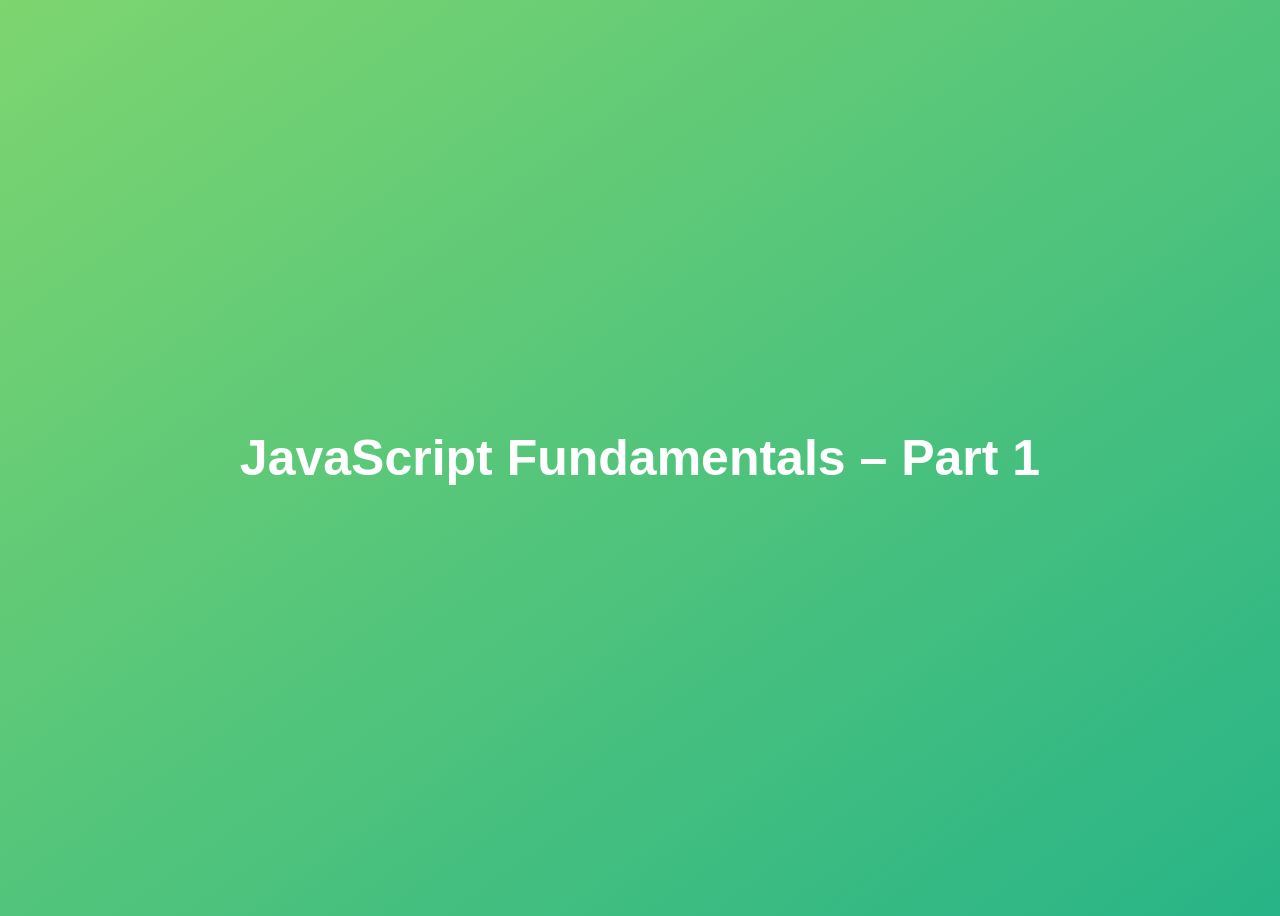
<file: 01-fundamentals-part-1/starter/index.html>
<!DOCTYPE html>
<html lang="en">
  <head>
    <meta charset="UTF-8" />
    <meta name="viewport" content="width=device-width, initial-scale=1.0" />
    <meta http-equiv="X-UA-Compatible" content="ie=edge" />
    <title>JavaScript Fundamentals – Part 1</title>
    <style>
      body {
        height: 100vh;
        display: flex;
        align-items: center;
        background: linear-gradient(to top left, #28b487, #7dd56f);
      }
      h1 {
        font-family: sans-serif;
        font-size: 50px;
        line-height: 1.3;
        width: 100%;
        padding: 30px;
        text-align: center;
        color: white;
      }
    </style>
  </head>
  <body>
    <h1>JavaScript Fundamentals – Part 1</h1>
    <script src="script.js"></script>
  </body>
</html>
</file>
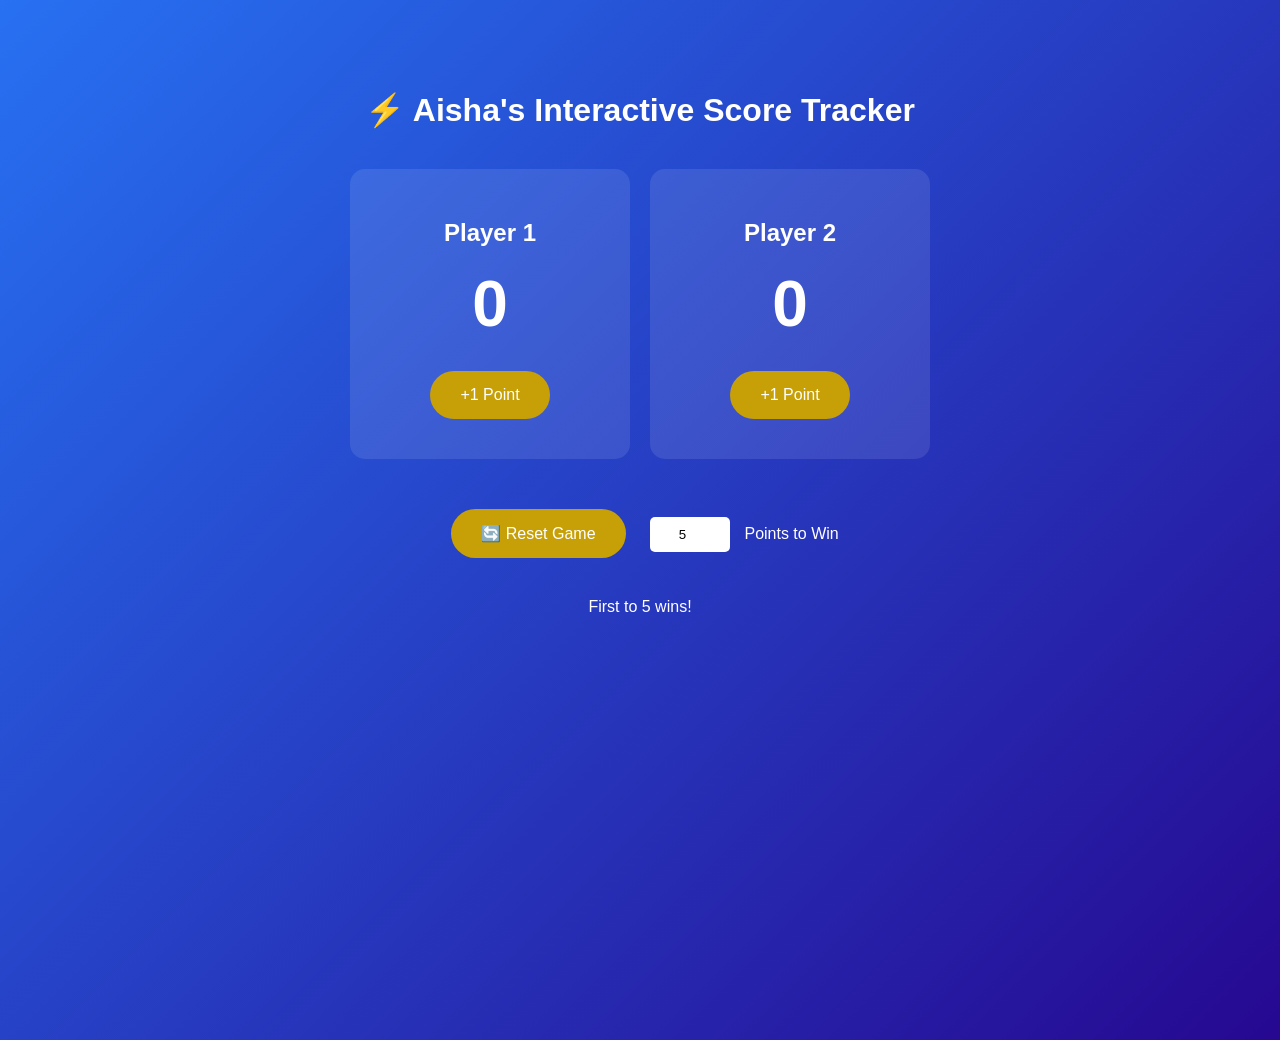
<file: 02-fundamentals-part-2/02-fundamentals-part-2/starter/index.html>
<!DOCTYPE html>
<html>
  <head>
    <title>Interactive Score Tracker</title>
    <link rel="stylesheet" href="style.css" />
  </head>
  <body>
    <div id="scoreTracker">
      <h1>⚡ Aisha's Interactive Score Tracker</h1>
      <div class="players">
        <div class="player player-1">
          <h2>Player 1</h2>
          <div class="score" id="score-1">0</div>
          <button class="btn-add" data-player="1">+1 Point</button>
        </div>
        <div class="player player-2">
          <h2>Player 2</h2>
          <div class="score" id="score-2">0</div>
          <button class="btn-add" data-player="2">+1 Point</button>
        </div>
      </div>
      <div class="controls">
        <button id="btn-reset">🔄 Reset Game</button>
        <input type="number" id="winning-score" value="5" min="1" max="20" />
        <label for="winning-score">Points to Win</label>
      </div>
      <div class="game-info">
        <p class="status">First to <span class="target">5</span> wins!</p>
        <p class="winner hidden">
          🎉 <span class="winner-name">Player</span> Wins!
        </p>
      </div>
    </div>

    <script src="script.js"></script>
  </body>
</html>
</file>
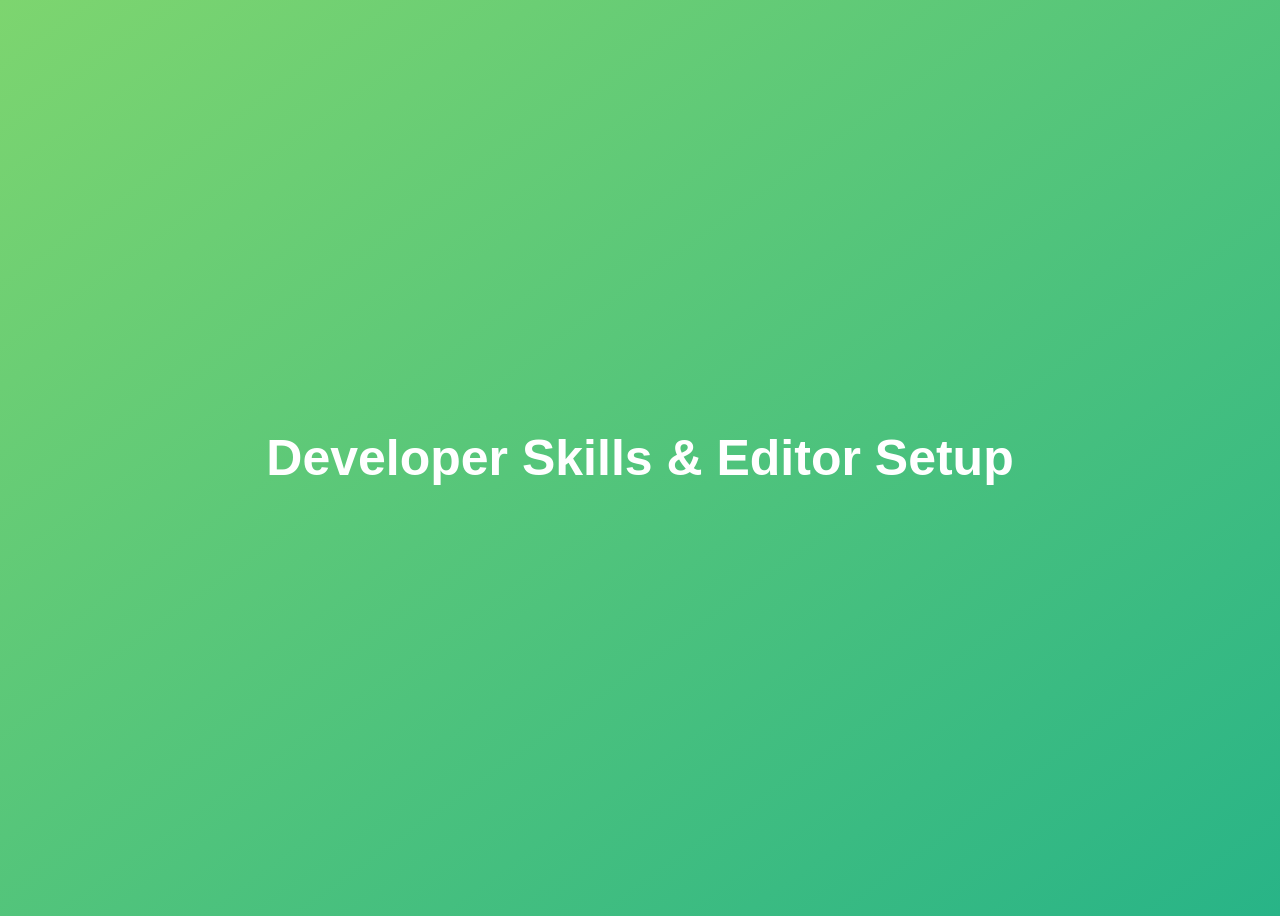
<file: 03-developer-skills/03-developer-skills/starter/index.html>
<!DOCTYPE html>
<html lang="en">
  <head>
    <meta charset="UTF-8" />
    <meta name="viewport" content="width=device-width, initial-scale=1.0" />
    <meta http-equiv="X-UA-Compatible" content="ie=edge" />
    <title>Developer Skills & Editor Setup</title>
    <style>
      body {
        height: 100vh;
        display: flex;
        align-items: center;
        background: linear-gradient(to top left, #28b487, #7dd56f);
      }
      h1 {
        font-family: sans-serif;
        font-size: 50px;
        line-height: 1.3;
        width: 100%;
        padding: 30px;
        text-align: center;
        color: white;
      }
    </style>
  </head>
  <body>
    <h1>Developer Skills & Editor Setup</h1>
    <script src="script.js"></script>
  </body>
</html>
</file>
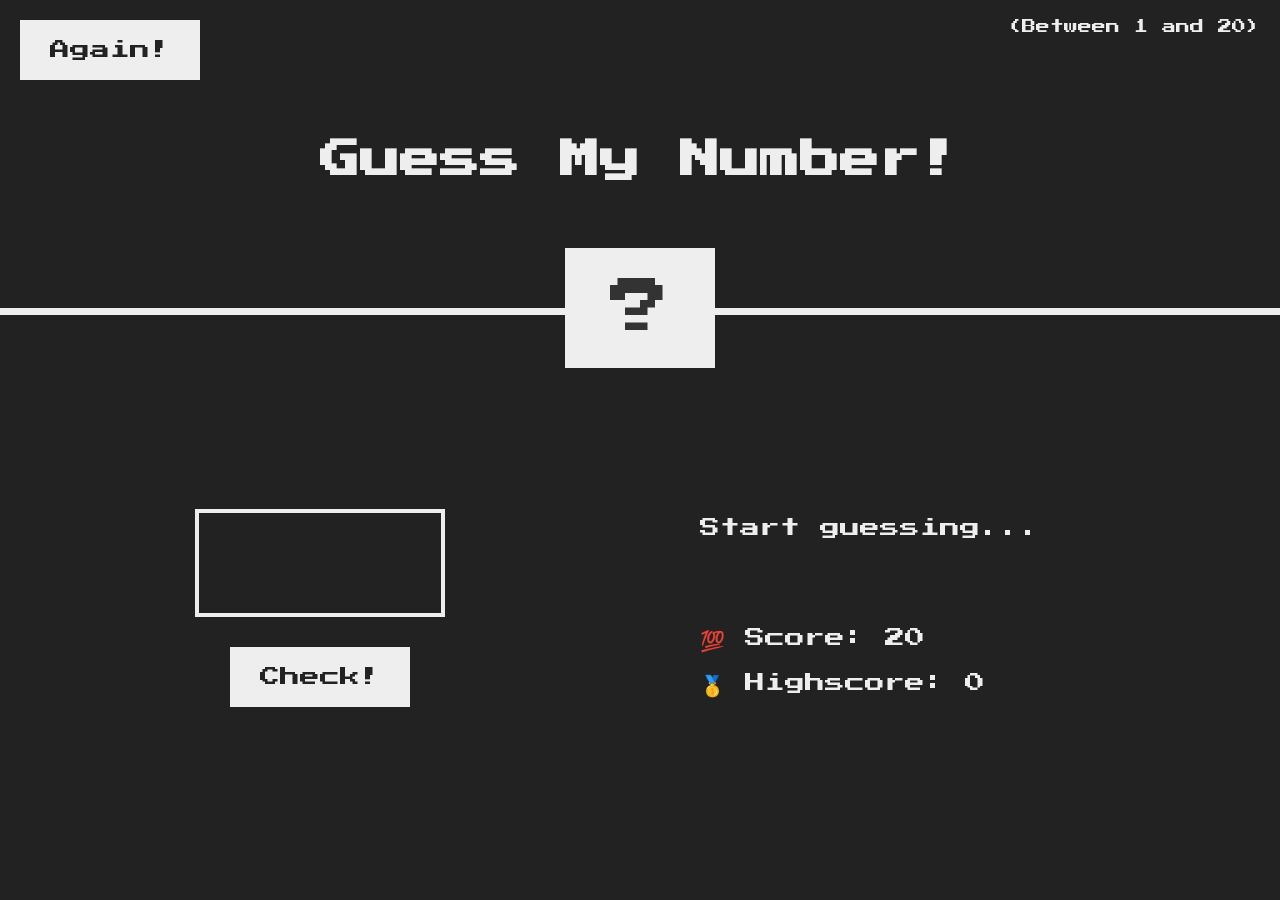
<file: 04-guess-my-number-game/04-guess-my-number-game/starter/index.html>
<!DOCTYPE html>
<html lang="en">
  <head>
    <meta charset="UTF-8" />
    <meta name="viewport" content="width=device-width, initial-scale=1.0" />
    <meta http-equiv="X-UA-Compatible" content="ie=edge" />
    <link rel="stylesheet" href="style.css" />
    <title>Guess My Number!</title>
  </head>
  <body>
    <header>
      <h1>Guess My Number!</h1>
      <p class="between">(Between 1 and 20)</p>
      <button class="btn again">Again!</button>
      <div class="number">?</div>
    </header>
    <main>
      <section class="left">
        <input type="number" class="guess" />
        <button class="btn check">Check!</button>
      </section>
      <section class="right">
        <p class="message">Start guessing...</p>
        <p class="label-score">💯 Score: <span class="score">20</span></p>
        <p class="label-highscore">
          🥇 Highscore: <span class="highscore">0</span>
        </p>
      </section>
    </main>
    <script src="script.js"></script>
  </body>
</html>
</file>
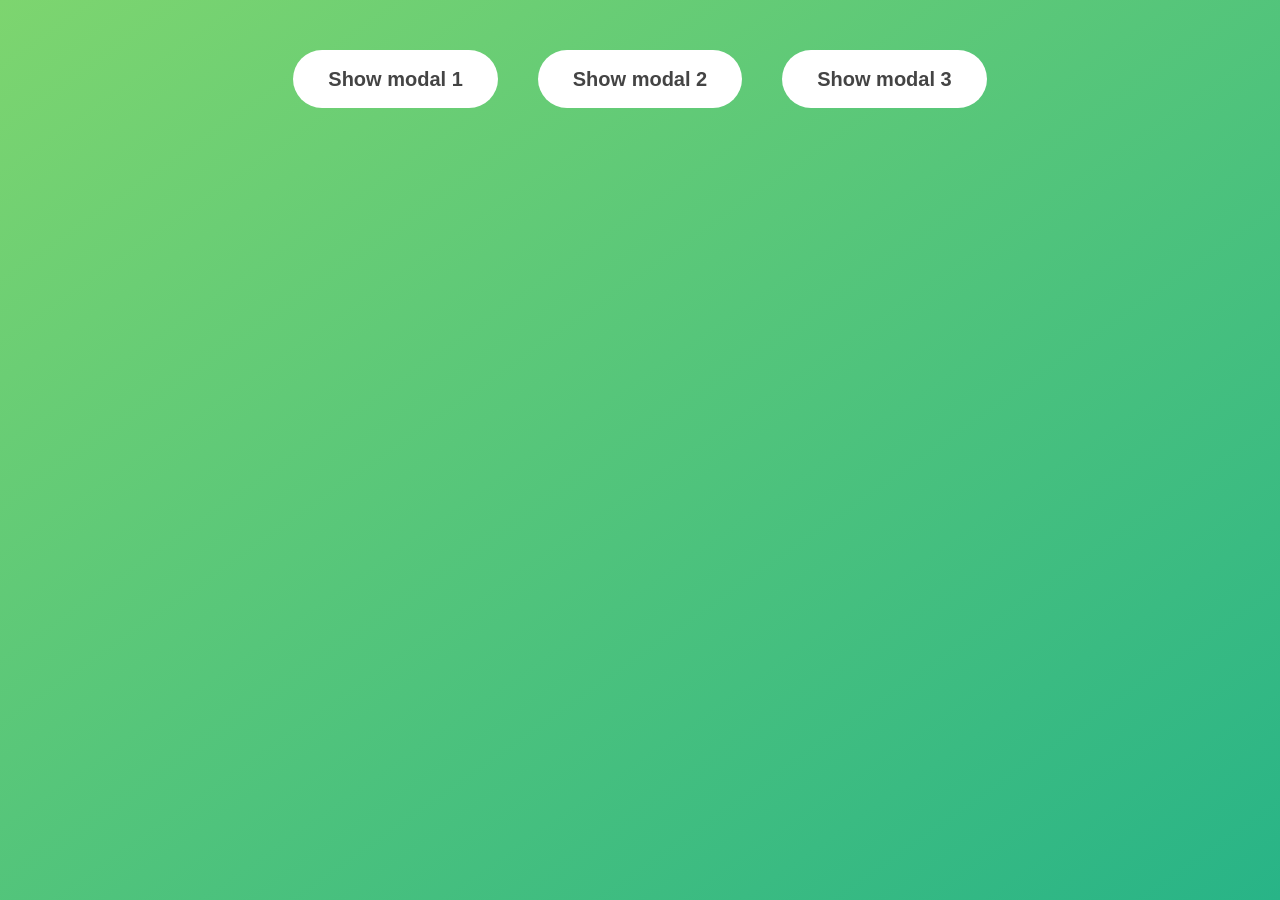
<file: 05-modal/05-modal/starter/index.html>
<!DOCTYPE html>
<html lang="en">
  <head>
    <meta charset="UTF-8" />
    <meta name="viewport" content="width=device-width, initial-scale=1.0" />
    <meta http-equiv="X-UA-Compatible" content="ie=edge" />
    <link rel="stylesheet" href="style.css" />
    <title>Modal window</title>
  </head>
  <body>
    <button class="show-modal">Show modal 1</button>
    <button class="show-modal">Show modal 2</button>
    <button class="show-modal">Show modal 3</button>

    <div class="modal hidden">
      <button class="close-modal">&times;</button>
      <h1>I'm a modal window 😍</h1>
      <p>
        Lorem ipsum dolor sit amet, consectetur adipisicing elit, sed do eiusmod
        tempor incididunt ut labore et dolore magna aliqua. Ut enim ad minim
        veniam, quis nostrud exercitation ullamco laboris nisi ut aliquip ex ea
        commodo consequat. Duis aute irure dolor in reprehenderit in voluptate
        velit esse cillum dolore eu fugiat nulla pariatur. Excepteur sint
        occaecat cupidatat non proident, sunt in culpa qui officia deserunt
        mollit anim id est laborum.
      </p>
    </div>
    <div class="overlay hidden"></div>

    <script src="script.js"></script>
  </body>
</html>
</file>
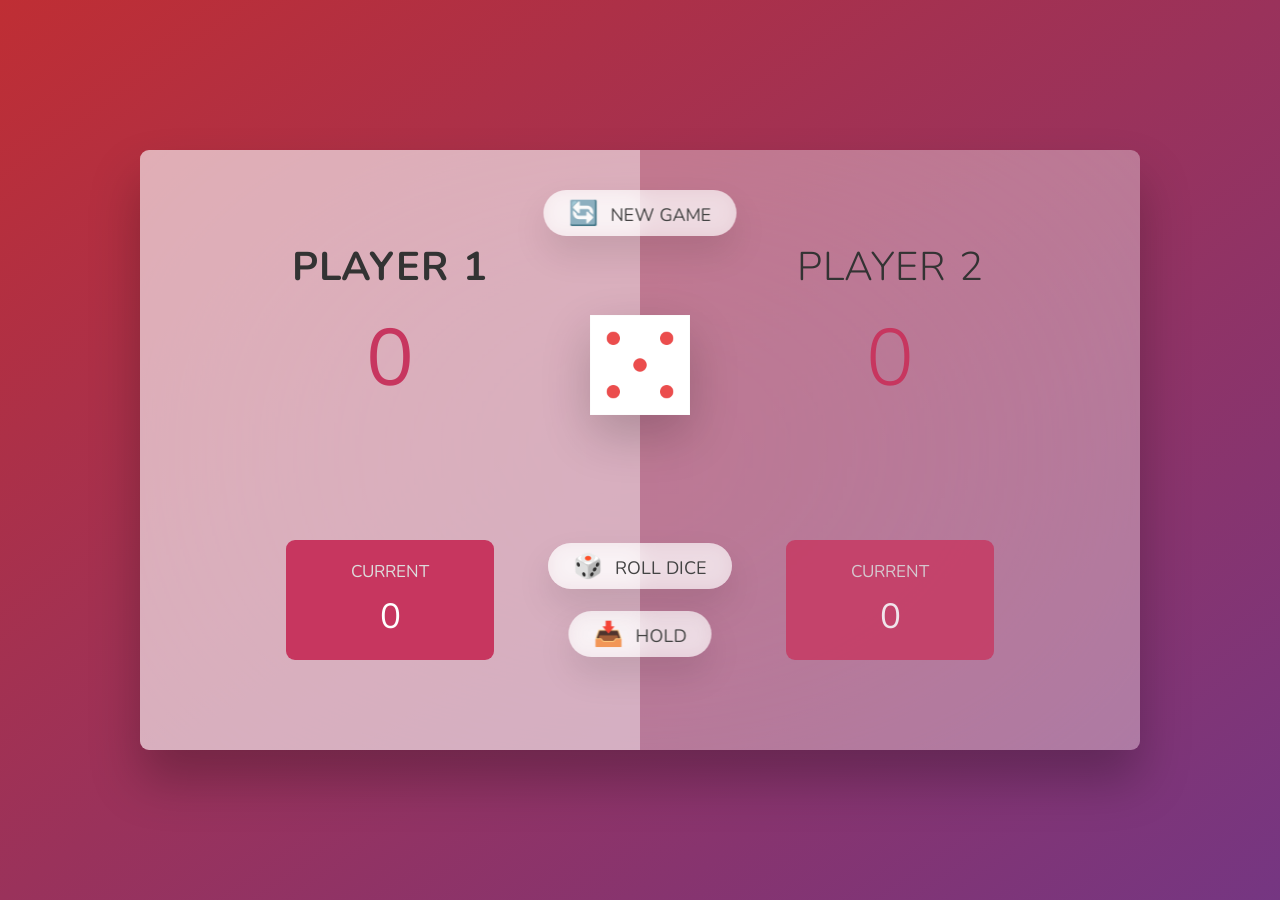
<file: 06-pig-game/06-pig-game/starter/index.html>
<!DOCTYPE html>
<html lang="en">
  <head>
    <meta charset="UTF-8" />
    <meta name="viewport" content="width=device-width, initial-scale=1.0" />
    <meta http-equiv="X-UA-Compatible" content="ie=edge" />
    <link rel="stylesheet" href="style.css" />
    <title>Pig Game</title>
  </head>
  <body>
    <main>
      <section class="player player--0 player--active">
        <h2 class="name" id="name--0">Player 1</h2>
        <p class="score" id="score--0">43</p>
        <div class="current">
          <p class="current-label">Current</p>
          <p class="current-score" id="current--0">0</p>
        </div>
      </section>
      <section class="player player--1">
        <h2 class="name" id="name--1">Player 2</h2>
        <p class="score" id="score--1">24</p>
        <div class="current">
          <p class="current-label">Current</p>
          <p class="current-score" id="current--1">0</p>
        </div>
      </section>

      <img src="dice-5.png" alt="Playing dice" class="dice" />
      <button class="btn btn--new">🔄 New game</button>
      <button class="btn btn--roll">🎲 Roll dice</button>
      <button class="btn btn--hold">📥 Hold</button>
    </main>
    <script src="script.js"></script>
  </body>
</html>
</file>
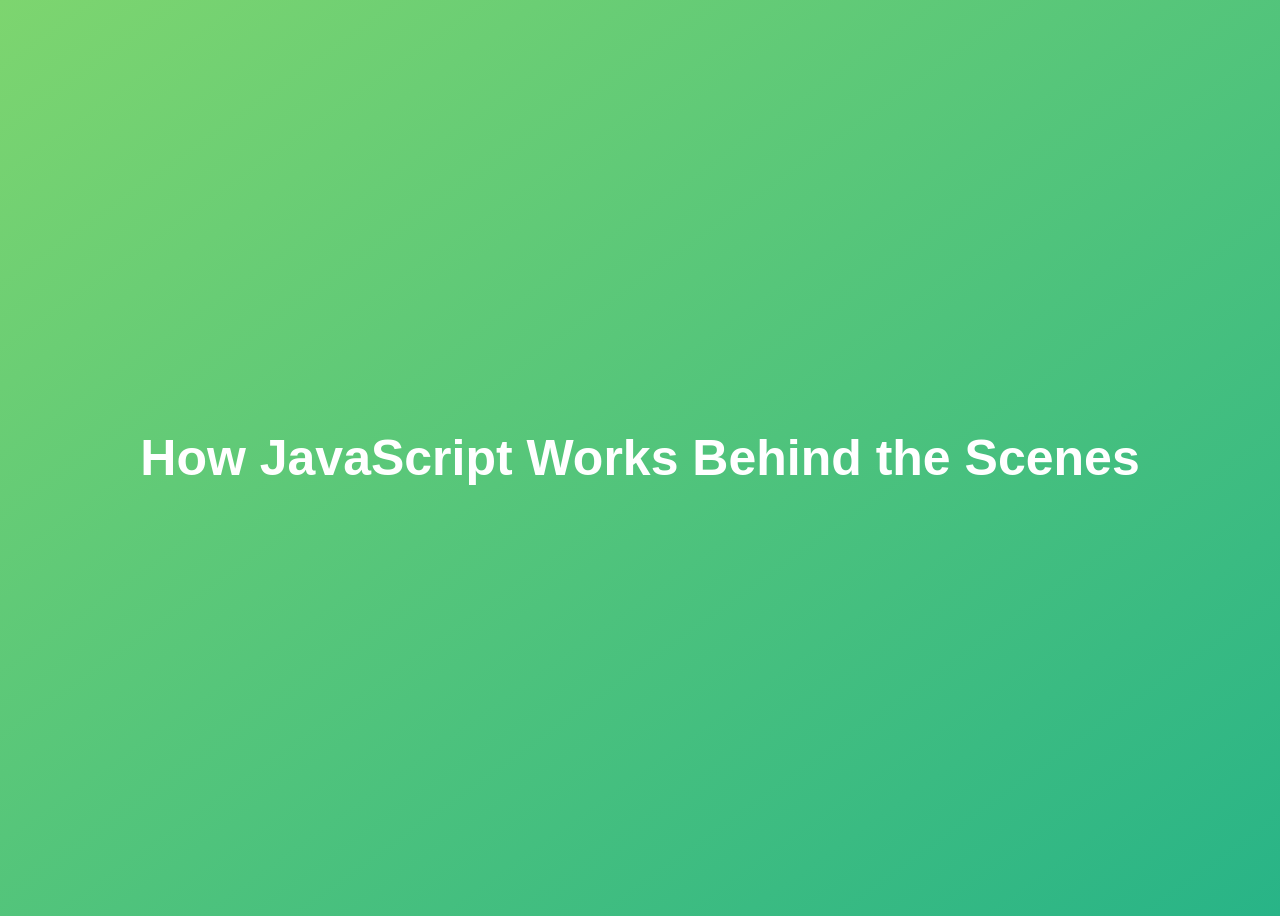
<file: 07-behind-the-scenes/07-behind-the-scenes/starter/index.html>
<!DOCTYPE html>
<html lang="en">
  <head>
    <meta charset="UTF-8" />
    <meta name="viewport" content="width=device-width, initial-scale=1.0" />
    <meta http-equiv="X-UA-Compatible" content="ie=edge" />
    <title>How JavaScript Works Behind the Scenes</title>
    <style>
      body {
        height: 100vh;
        display: flex;
        align-items: center;
        background: linear-gradient(to top left, #28b487, #7dd56f);
      }
      h1 {
        font-family: sans-serif;
        font-size: 50px;
        line-height: 1.3;
        width: 100%;
        padding: 30px;
        text-align: center;
        color: white;
      }
    </style>
  </head>
  <body>
    <h1>How JavaScript Works Behind the Scenes</h1>
    <script src="script.js"></script>
  </body>
</html>
</file>
<file: 02-fundamentals-part-2/02-fundamentals-part-2/starter/style.css>
body {
  font-family: Arial, sans-serif;
  max-width: 600px;
  margin: 50px auto;
  text-align: center;
  background: linear-gradient(135deg, #2771f2 0%, #260891 100%);
  color: white;
  min-height: 100vh;
  padding: 20px;
}

.players {
  display: flex;
  justify-content: space-around;
  margin: 30px 0;
}

.player {
  background: rgba(255, 255, 255, 0.1);
  padding: 30px;
  border-radius: 15px;
  margin: 10px;
  flex: 1;
}

.score {
  font-size: 4rem;
  font-weight: bold;
  margin: 20px 0;
}

button {
  background: #c7a008;
  color: white;
  border: none;
  padding: 15px 30px;
  border-radius: 25px;
  font-size: 1rem;
  cursor: pointer;
  margin: 10px;
}

button:hover {
  background: #b76e07;
  transform: translateY(-2px);
}

.controls {
  margin: 30px 0;
}

input {
  padding: 10px;
  border-radius: 5px;
  border: none;
  margin: 0 10px;
  text-align: center;
  width: 60px;
}

.hidden {
  display: none;
}

.player.winner {
  background: linear-gradient(135deg, #260891, #2771f2);
  transform: scale(1.05);
}

.player.loser {
  opacity: 0.5;
}

.winner {
  font-size: 1.5rem;
  margin: 20px 0;
}
</file>
<file: 04-guess-my-number-game/04-guess-my-number-game/starter/style.css>
@import url('https://fonts.googleapis.com/css?family=Press+Start+2P&display=swap');

* {
  margin: 0;
  padding: 0;
  box-sizing: inherit;
}

html {
  font-size: 62.5%;
  box-sizing: border-box;
}

body {
  font-family: 'Press Start 2P', sans-serif;
  color: #eee;
  background-color: #222;
  /* background-color: #60b347; */
}

/* LAYOUT */
header {
  position: relative;
  height: 35vh;
  border-bottom: 7px solid #eee;
}

main {
  height: 65vh;
  color: #eee;
  display: flex;
  align-items: center;
  justify-content: space-around;
}

.left {
  width: 52rem;
  display: flex;
  flex-direction: column;
  align-items: center;
}

.right {
  width: 52rem;
  font-size: 2rem;
}

/* ELEMENTS STYLE */
h1 {
  font-size: 4rem;
  text-align: center;
  position: absolute;
  width: 100%;
  top: 52%;
  left: 50%;
  transform: translate(-50%, -50%);
}

.number {
  background: #eee;
  color: #333;
  font-size: 6rem;
  width: 15rem;
  padding: 3rem 0rem;
  text-align: center;
  position: absolute;
  bottom: 0;
  left: 50%;
  transform: translate(-50%, 50%);
}

.between {
  font-size: 1.4rem;
  position: absolute;
  top: 2rem;
  right: 2rem;
}

.again {
  position: absolute;
  top: 2rem;
  left: 2rem;
}

.guess {
  background: none;
  border: 4px solid #eee;
  font-family: inherit;
  color: inherit;
  font-size: 5rem;
  padding: 2.5rem;
  width: 25rem;
  text-align: center;
  display: block;
  margin-bottom: 3rem;
}

.btn {
  border: none;
  background-color: #eee;
  color: #222;
  font-size: 2rem;
  font-family: inherit;
  padding: 2rem 3rem;
  cursor: pointer;
}

.btn:hover {
  background-color: #ccc;
}

.message {
  margin-bottom: 8rem;
  height: 3rem;
}

.label-score {
  margin-bottom: 2rem;
}
</file>
<file: 05-modal/05-modal/starter/style.css>
* {
  margin: 0;
  padding: 0;
  box-sizing: inherit;
}

html {
  font-size: 62.5%;
  box-sizing: border-box;
}

body {
  font-family: sans-serif;
  color: #333;
  line-height: 1.5;
  height: 100vh;
  position: relative;
  display: flex;
  align-items: flex-start;
  justify-content: center;
  background: linear-gradient(to top left, #28b487, #7dd56f);
}

.show-modal {
  font-size: 2rem;
  font-weight: 600;
  padding: 1.75rem 3.5rem;
  margin: 5rem 2rem;
  border: none;
  background-color: #fff;
  color: #444;
  border-radius: 10rem;
  cursor: pointer;
}

.close-modal {
  position: absolute;
  top: 1.2rem;
  right: 2rem;
  font-size: 5rem;
  color: #333;
  cursor: pointer;
  border: none;
  background: none;
}

h1 {
  font-size: 2.5rem;
  margin-bottom: 2rem;
}

p {
  font-size: 1.8rem;
}

/* -------------------------- */
/* CLASSES TO MAKE MODAL WORK */
.hidden {
  display: none;
}

.modal {
  position: absolute;
  top: 50%;
  left: 50%;
  transform: translate(-50%, -50%);
  width: 70%;

  background-color: white;
  padding: 6rem;
  border-radius: 5px;
  box-shadow: 0 3rem 5rem rgba(0, 0, 0, 0.3);
  z-index: 10;
}

.overlay {
  position: absolute;
  top: 0;
  left: 0;
  width: 100%;
  height: 100%;
  background-color: rgba(0, 0, 0, 0.6);
  backdrop-filter: blur(3px);
  z-index: 5;
}
</file>
<file: 06-pig-game/06-pig-game/starter/style.css>
@import url('https://fonts.googleapis.com/css2?family=Nunito&display=swap');

* {
  margin: 0;
  padding: 0;
  box-sizing: inherit;
}

html {
  font-size: 62.5%;
  box-sizing: border-box;
}

body {
  font-family: 'Nunito', sans-serif;
  font-weight: 400;
  height: 100vh;
  color: #333;
  background-image: linear-gradient(to top left, #753682 0%, #bf2e34 100%);
  display: flex;
  align-items: center;
  justify-content: center;
}

/* LAYOUT */
main {
  position: relative;
  width: 100rem;
  height: 60rem;
  background-color: rgba(255, 255, 255, 0.35);
  backdrop-filter: blur(200px);
  filter: blur();
  box-shadow: 0 3rem 5rem rgba(0, 0, 0, 0.25);
  border-radius: 9px;
  overflow: hidden;
  display: flex;
}

.player {
  flex: 50%;
  padding: 9rem;
  display: flex;
  flex-direction: column;
  align-items: center;
  transition: all 0.75s;
}

/* ELEMENTS */
.name {
  position: relative;
  font-size: 4rem;
  text-transform: uppercase;
  letter-spacing: 1px;
  word-spacing: 2px;
  font-weight: 300;
  margin-bottom: 1rem;
}

.score {
  font-size: 8rem;
  font-weight: 300;
  color: #c7365f;
  margin-bottom: auto;
}

.player--active {
  background-color: rgba(255, 255, 255, 0.4);
}
.player--active .name {
  font-weight: 700;
}
.player--active .score {
  font-weight: 400;
}

.player--active .current {
  opacity: 1;
}

.current {
  background-color: #c7365f;
  opacity: 0.8;
  border-radius: 9px;
  color: #fff;
  width: 65%;
  padding: 2rem;
  text-align: center;
  transition: all 0.75s;
}

.current-label {
  text-transform: uppercase;
  margin-bottom: 1rem;
  font-size: 1.7rem;
  color: #ddd;
}

.current-score {
  font-size: 3.5rem;
}

/* ABSOLUTE POSITIONED ELEMENTS */
.btn {
  position: absolute;
  left: 50%;
  transform: translateX(-50%);
  color: #444;
  background: none;
  border: none;
  font-family: inherit;
  font-size: 1.8rem;
  text-transform: uppercase;
  cursor: pointer;
  font-weight: 400;
  transition: all 0.2s;

  background-color: white;
  background-color: rgba(255, 255, 255, 0.6);
  backdrop-filter: blur(10px);

  padding: 0.7rem 2.5rem;
  border-radius: 50rem;
  box-shadow: 0 1.75rem 3.5rem rgba(0, 0, 0, 0.1);
}

.btn::first-letter {
  font-size: 2.4rem;
  display: inline-block;
  margin-right: 0.7rem;
}

.btn--new {
  top: 4rem;
}
.btn--roll {
  top: 39.3rem;
}
.btn--hold {
  top: 46.1rem;
}

.btn:active {
  transform: translate(-50%, 3px);
  box-shadow: 0 1rem 2rem rgba(0, 0, 0, 0.15);
}

.btn:focus {
  outline: none;
}

.dice {
  position: absolute;
  left: 50%;
  top: 16.5rem;
  transform: translateX(-50%);
  height: 10rem;
  box-shadow: 0 2rem 5rem rgba(0, 0, 0, 0.2);
}

.player--winner {
  background-color: #2f2f2f;
}

.player--winner .name {
  font-weight: 700;
  color: #c7365f;
}
</file>
